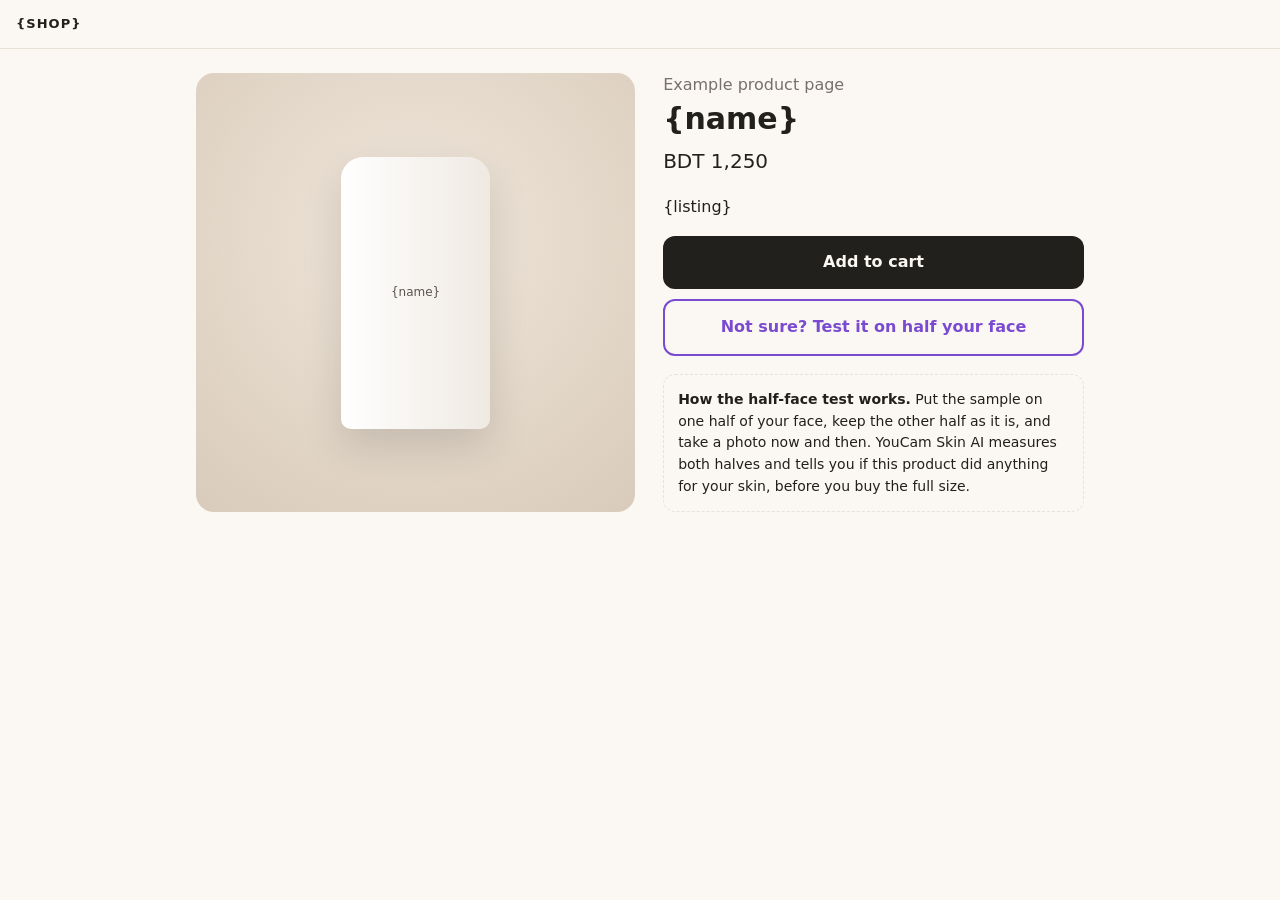
<file: backend/halfface/static/shop.html>
<!doctype html>
<html lang="en">
<head>
<meta charset="utf-8">
<meta name="viewport" content="width=device-width,initial-scale=1">
<title>{name} · {shop}</title>
<!-- An example shop page (a made-up brand) showing where a HalfFace trial link sits. -->
<style>
:root{--bg:#fbf8f4;--ink:#22201d;--mute:#77706a;--line:#e8e1d8;--accent:#7a4bd0}
@media (prefers-color-scheme:dark){:root{--bg:#161514;--ink:#efebe6;--mute:#a59e96;--line:#34302c}}
*{box-sizing:border-box}body{margin:0;background:var(--bg);color:var(--ink);font:16px/1.55 system-ui,sans-serif}
header{border-bottom:1px solid var(--line);padding:14px 16px;font-weight:700;letter-spacing:.08em;text-transform:uppercase;font-size:13px}
main{max-width:920px;margin:0 auto;padding:24px 16px 64px;display:grid;gap:28px;grid-template-columns:1fr}
@media (min-width:760px){main{grid-template-columns:1fr 1fr}}
.shot{aspect-ratio:1;border-radius:18px;background:radial-gradient(circle at 50% 38%,#efe6da,#d9cbbb);display:grid;place-items:center}
.tube{width:34%;height:62%;border-radius:22px 22px 10px 10px;background:linear-gradient(90deg,#fff,#efe9e2);box-shadow:0 18px 40px #0002;display:grid;place-items:center;text-align:center;font-size:12px;color:#5b534b;padding:10px}
h1{font-size:30px;line-height:1.15;margin:4px 0 8px}.mute{color:var(--mute)}.price{font-size:20px;margin:10px 0 18px}
.btn{display:block;text-align:center;padding:14px;border-radius:12px;text-decoration:none;font-weight:650}
.buy{background:var(--ink);color:var(--bg)}.try{margin-top:10px;border:2px solid var(--accent);color:var(--accent)}
.half{margin-top:18px;padding:14px;border:1px dashed var(--line);border-radius:12px;font-size:14px}
ul{padding-left:18px}
</style>
</head>
<body>
<header>{shop}</header>
<main>
  <div class="shot"><div class="tube">{name}</div></div>
  <div>
    <div class="mute">Example product page</div>
    <h1>{name}</h1>
    <div class="price">BDT 1,250</div>
    <p>{listing}</p>
    <a class="btn buy" href="#">Add to cart</a>
    <a class="btn try" href="{link}">Not sure? Test it on half your face</a>
    <div class="half"><b>How the half-face test works.</b> Put the sample on one half of your face, keep the other half
      as it is, and take a photo now and then. YouCam Skin AI measures both halves and tells you if this product did
      anything for your skin, before you buy the full size.</div>
  </div>
</main>
</body>
</html>
</file>
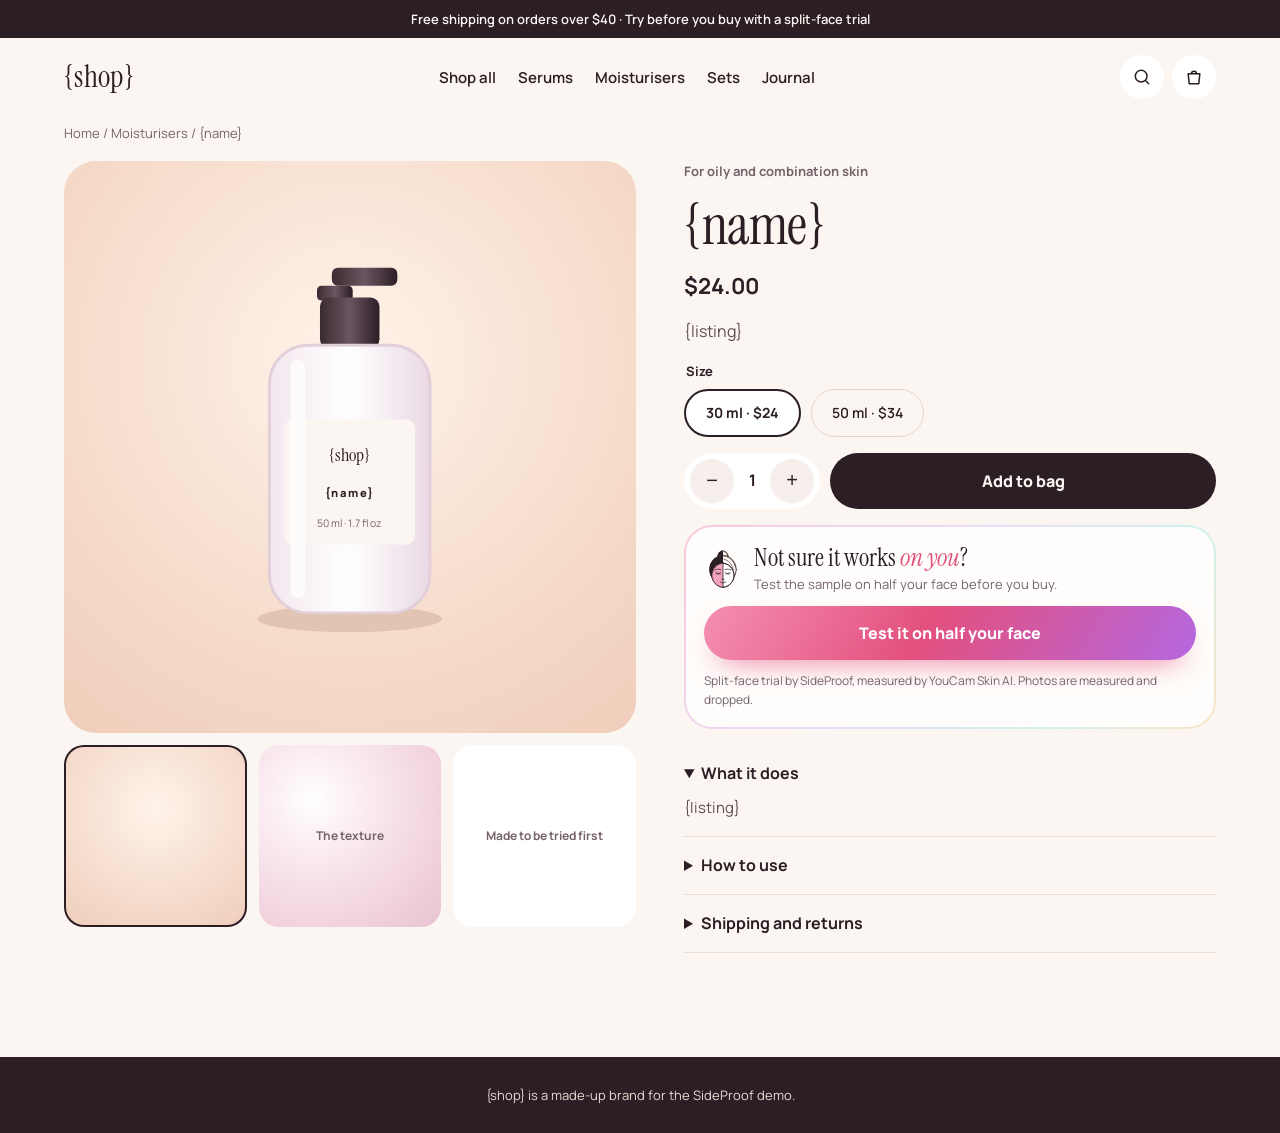
<file: backend/sideproof/static/shop.html>
<!doctype html>
<html lang="en">
<head>
<meta charset="utf-8">
<meta name="viewport" content="width=device-width,initial-scale=1">
<title>{name} · {shop}</title>
<!-- An example shop page (a made-up brand) showing where a SideProof trial link sits. -->
<link rel="preconnect" href="https://fonts.googleapis.com">
<link href="https://fonts.googleapis.com/css2?family=Instrument+Serif:ital@0;1&family=Manrope:wght@400;500;600;700;800&display=swap" rel="stylesheet">
<style>
:root{--cream:#fbf6f1;--ink:#2b1e25;--mute:#74636b;--line:#ebddd5;--rose:#e3507e;--cta:linear-gradient(120deg,#f48fb1 0%,#e3507e 45%,#b467e0 100%);--chrome:linear-gradient(130deg,#f9c9da,#e9ddfb 45%,#cff2ea 75%,#fbe3c8)}
*{box-sizing:border-box}body{margin:0;background:var(--cream);color:var(--ink);font:16px/1.55 Manrope,system-ui,sans-serif}
a{color:inherit}a:hover{color:#c23a66}
.serif{font-family:"Instrument Serif",Georgia,serif;font-weight:400}
.bar{background:var(--ink);color:var(--cream);text-align:center;font-size:13px;font-weight:600;padding:9px 16px}
header{max-width:1200px;margin:0 auto;padding:16px 24px;display:flex;flex-wrap:wrap;align-items:center;justify-content:space-between;gap:16px}
.brand{text-decoration:none;font-size:30px;letter-spacing:.3px}
nav{display:flex;flex-wrap:wrap;gap:22px;font-size:15px;font-weight:600}nav a{text-decoration:none}
.icons{display:flex;gap:8px}.icon{width:44px;height:44px;border-radius:22px;display:grid;place-items:center;background:#fff}
.icon svg{fill:none;stroke:var(--ink);stroke-width:1.8;stroke-linecap:round;stroke-linejoin:round}
main{max-width:1200px;margin:0 auto;padding:6px 24px 64px}
.crumbs{margin:0 0 18px;font-size:13px;color:var(--mute)}
.product{display:flex;flex-wrap:wrap;gap:48px;align-items:flex-start}
.gallery{flex:1 1 440px;min-width:0;display:flex;flex-direction:column;gap:12px}
.hero{aspect-ratio:1/1;border-radius:32px;background:radial-gradient(circle at 50% 35%,#fff3ea 0%,#f6dccb 60%,#efcdba 100%);display:grid;place-items:center;overflow:hidden}
.hero svg{width:52%}
@media (prefers-reduced-motion:no-preference){.hero svg{animation:float 6s ease-in-out infinite}}
@keyframes float{0%,100%{transform:translateY(0)}50%{transform:translateY(-8px)}}
.thumbs{display:grid;grid-template-columns:repeat(3,minmax(0,1fr));gap:12px}
.thumbs div{aspect-ratio:1/1;border-radius:20px;display:grid;place-items:center;text-align:center;padding:8px;font-size:12px;font-weight:700;color:var(--mute)}
.info{flex:1 1 400px;min-width:0;display:flex;flex-direction:column;gap:16px}
.kicker{font-size:13px;font-weight:700;color:var(--mute)}
h1{margin:0;font-size:clamp(40px,5vw,56px);line-height:1;letter-spacing:-.5px}
.price{font-size:22px;font-weight:700}
.desc{margin:0;font-size:16px;line-height:1.6;color:#5e4d55}
fieldset{border:0;margin:0;padding:0}legend{font-size:13px;font-weight:700;margin-bottom:8px}
.sizes{display:flex;gap:10px;flex-wrap:wrap}
.sizes button{height:48px;padding:0 20px;border-radius:24px;border:1.5px solid #e5d6ce;background:transparent;font:600 14px Manrope,sans-serif;color:var(--ink);cursor:pointer}
.sizes button[aria-pressed=true]{border:2px solid var(--ink);background:#fff;font-weight:700}
.buy{display:flex;gap:10px}
.qty{height:56px;padding:0 6px;border-radius:28px;background:#fff;display:flex;align-items:center;gap:4px}
.qty button{width:44px;height:44px;border:0;border-radius:22px;background:#f6efeb;font-size:20px;color:var(--ink);cursor:pointer}
.qty span{width:28px;text-align:center;font-weight:700}
.add{flex:1;height:56px;border:0;border-radius:28px;background:var(--ink);color:var(--cream);font:800 16px Manrope,sans-serif;cursor:pointer}
.sp{padding:2px;border-radius:28px;background:var(--chrome)}
.sp>div{border-radius:26px;background:#fffdfb;padding:18px;display:flex;flex-direction:column;gap:12px}
.sp-head{display:flex;align-items:center;gap:12px}
.sp-head .serif{font-size:25px;line-height:1.05}.sp-head em{color:var(--rose)}
.sp-head small{display:block;font-size:13px;color:var(--mute);margin-top:3px}
.try{height:54px;border-radius:27px;display:flex;align-items:center;justify-content:center;text-decoration:none;color:#fff!important;font-weight:800;background:var(--cta);box-shadow:0 14px 30px -16px rgba(227,80,126,.95)}
.sp-foot{font-size:12px;color:var(--mute)}
details{border-bottom:1px solid var(--line);padding:16px 0}
details summary{cursor:pointer;font-weight:700;font-size:16px}
details p{margin:10px 0 0;font-size:15px;line-height:1.6;color:#5e4d55}
footer{background:var(--ink);color:#e9dcd4;padding:28px 24px;text-align:center;font-size:13px;margin-top:40px}
</style>
</head>
<body>
<div class="bar">Free shipping on orders over $40 · Try before you buy with a split-face trial</div>
<header>
  <a href="#" class="brand serif">{shop}</a>
  <nav aria-label="Shop">
    <a href="#">Shop all</a><a href="#">Serums</a><a href="#">Moisturisers</a><a href="#">Sets</a><a href="#">Journal</a>
  </nav>
  <div class="icons">
    <a href="#" class="icon" aria-label="Search"><svg width="20" height="20" viewBox="0 0 24 24" aria-hidden="true"><circle cx="11" cy="11" r="7"/><path d="M20 20l-3.5-3.5"/></svg></a>
    <a href="#" class="icon" aria-label="Bag, empty"><svg width="20" height="20" viewBox="0 0 24 24" aria-hidden="true"><path d="M5 8h14l-1.2 12H6.2Z"/><path d="M9 8a3 3 0 0 1 6 0"/></svg></a>
  </div>
</header>
<main>
  <p class="crumbs">Home / Moisturisers / {name}</p>
  <div class="product">
    <div class="gallery">
      <div class="hero">
        <svg viewBox="0 0 200 260" role="img" aria-label="A frosted pump bottle of {name}">
          <defs>
            <linearGradient id="glass" x1="0" y1="0" x2="1" y2="0"><stop offset="0" stop-color="#f3e7ef"/><stop offset=".5" stop-color="#fff"/><stop offset="1" stop-color="#e9d9e4"/></linearGradient>
            <linearGradient id="pump" x1="0" y1="0" x2="1" y2="0"><stop offset="0" stop-color="#3a2a31"/><stop offset=".5" stop-color="#6b5560"/><stop offset="1" stop-color="#2b1e25"/></linearGradient>
          </defs>
          <ellipse cx="100" cy="246" rx="62" ry="9" fill="#c9a493" opacity=".45"/>
          <rect x="88" y="10" width="44" height="12" rx="4" fill="url(#pump)"/>
          <rect x="78" y="22" width="24" height="10" rx="3" fill="url(#pump)"/>
          <rect x="80" y="30" width="40" height="34" rx="6" fill="url(#pump)"/>
          <rect x="46" y="62" width="108" height="180" rx="26" fill="url(#glass)" stroke="#e2cfd9" stroke-width="2"/>
          <rect x="56" y="112" width="88" height="84" rx="6" fill="#fbf6f1"/>
          <text x="100" y="140" text-anchor="middle" style="font-family:'Instrument Serif',serif;font-size:12px;fill:#2b1e25">{shop}</text>
          <text x="100" y="164" text-anchor="middle" style="font-family:Manrope,sans-serif;font-size:7.5px;font-weight:800;letter-spacing:1px;fill:#2b1e25">{name}</text>
          <text x="100" y="184" text-anchor="middle" style="font-family:Manrope,sans-serif;font-size:7px;fill:#74636b">50 ml · 1.7 fl oz</text>
          <rect x="60" y="72" width="10" height="160" rx="5" fill="#fff" opacity=".7"/>
        </svg>
      </div>
      <div class="thumbs" aria-hidden="true">
        <div style="background:radial-gradient(circle at 50% 35%,#fff3ea,#efcdba);box-shadow:inset 0 0 0 2px #2b1e25"></div>
        <div style="background:radial-gradient(circle at 30% 30%,#fff 0%,#f9e7ee 35%,#f1d3de 70%,#e8c3d2 100%)">The texture</div>
        <div style="background:#fff">Made to be tried first</div>
      </div>
    </div>
    <div class="info">
      <span class="kicker">For oily and combination skin</span>
      <h1 class="serif">{name}</h1>
      <div class="price" id="price">$24.00</div>
      <p class="desc">{listing}</p>
      <fieldset>
        <legend>Size</legend>
        <div class="sizes">
          <button type="button" aria-pressed="true" data-price="$24.00">30 ml · $24</button>
          <button type="button" aria-pressed="false" data-price="$34.00">50 ml · $34</button>
        </div>
      </fieldset>
      <div class="buy">
        <div class="qty"><button type="button" aria-label="One less" data-step="-1">−</button><span id="qty">1</span><button type="button" aria-label="One more" data-step="1">+</button></div>
        <button type="button" class="add">Add to bag</button>
      </div>
      <section class="sp" aria-label="Test it on half your face">
        <div>
          <div class="sp-head">
            <svg width="38" height="38" viewBox="12 12 168 168" aria-hidden="true">
              <defs><clipPath id="sp-left"><rect width="96" height="192"/></clipPath></defs>
              <g stroke="#2B1E25" stroke-width="3.4" stroke-linecap="round" stroke-linejoin="round">
                <circle cx="96" cy="38" r="22" fill="#FFF8F1"/><circle cx="96" cy="38" r="22" fill="#2B1E25" clip-path="url(#sp-left)"/>
                <path d="M101 19C112 22 118 31 115 44" fill="none" stroke-width="2.6"/>
                <ellipse cx="96" cy="98" rx="59" ry="62" fill="#FFF8F1"/><ellipse cx="96" cy="98" rx="59" ry="62" fill="#2B1E25" clip-path="url(#sp-left)"/>
                <path d="M99 38C124 41 144 59 151 88M100 52C121 58 136 74 141 98" fill="none" stroke-width="2.6"/>
                <path d="M96 70C70 73 47 93 47 127C48 151 69 175 96 177C123 175 144 151 145 127C145 93 122 73 96 70Z" fill="#FFFFFF"/><path d="M96 70C70 73 47 93 47 127C48 151 69 175 96 177C123 175 144 151 145 127C145 93 122 73 96 70Z" fill="#F2A3BB" stroke="none" clip-path="url(#sp-left)"/><path d="M96 70C70 73 47 93 47 127C48 151 69 175 96 177C123 175 144 151 145 127C145 93 122 73 96 70Z" fill="none"/>
                <path d="M96 70V177"/>
                <path d="M60 100Q73 93 87 98M105 98Q119 93 132 100M64 113Q75 120 86 113M106 113Q117 120 128 113M90 141Q96 145 102 141M84 154Q96 162 108 154" fill="none" stroke-width="3"/>
                <path d="M68.4 115.2L66.5 119M72.8 116.4L72 120.5M77.2 116.4L78 120.5M81.6 115.2L83.5 119M110.4 115.2L108.5 119M114.8 116.4L114 120.5M119.2 116.4L120 120.5M123.6 115.2L125.5 119" fill="none" stroke-width="2"/>
              </g>
            </svg>
            <div><div class="serif">Not sure it works <em>on you</em>?</div><small>Test the sample on half your face before you buy.</small></div>
          </div>
          <a class="try" href="{link}">Test it on half your face</a>
          <div class="sp-foot">Split-face trial by SideProof, measured by YouCam Skin AI. Photos are measured and dropped.</div>
        </div>
      </section>
      <div>
        <details open><summary>What it does</summary><p>{listing}</p></details>
        <details><summary>How to use</summary><p>Morning and evening, on clean skin. A pea-sized amount covers the face.</p></details>
        <details><summary>Shipping and returns</summary><p>This is a demo shop: nothing here can be bought.</p></details>
      </div>
    </div>
  </div>
</main>
<footer>{shop} is a made-up brand for the SideProof demo.</footer>
<script>
document.querySelectorAll('.sizes button').forEach(function (b) {
  b.addEventListener('click', function () {
    document.querySelectorAll('.sizes button').forEach(function (o) { o.setAttribute('aria-pressed', String(o === b)); });
    document.getElementById('price').textContent = b.dataset.price;
  });
});
document.querySelectorAll('.qty button').forEach(function (b) {
  b.addEventListener('click', function () {
    var q = document.getElementById('qty'); q.textContent = Math.max(1, Number(q.textContent) + Number(b.dataset.step));
  });
});
</script>
</body>
</html>
</file>
